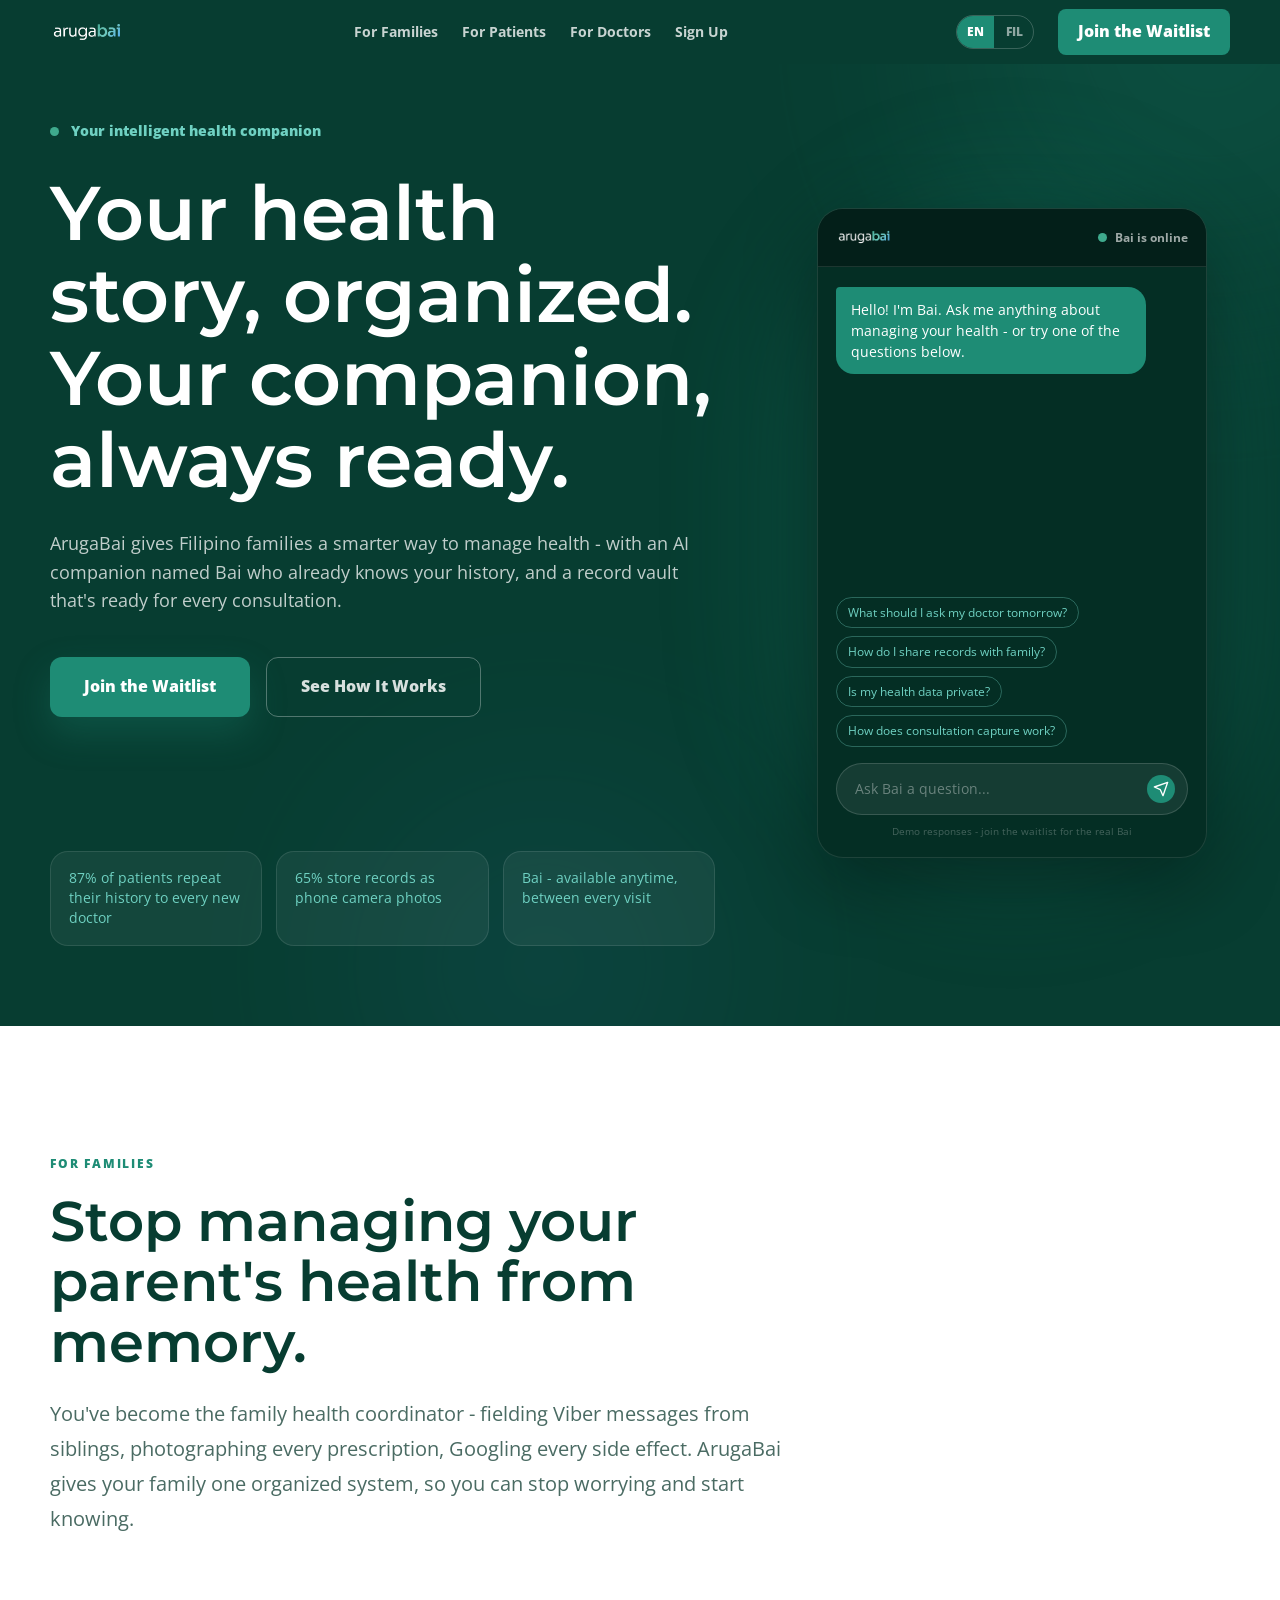
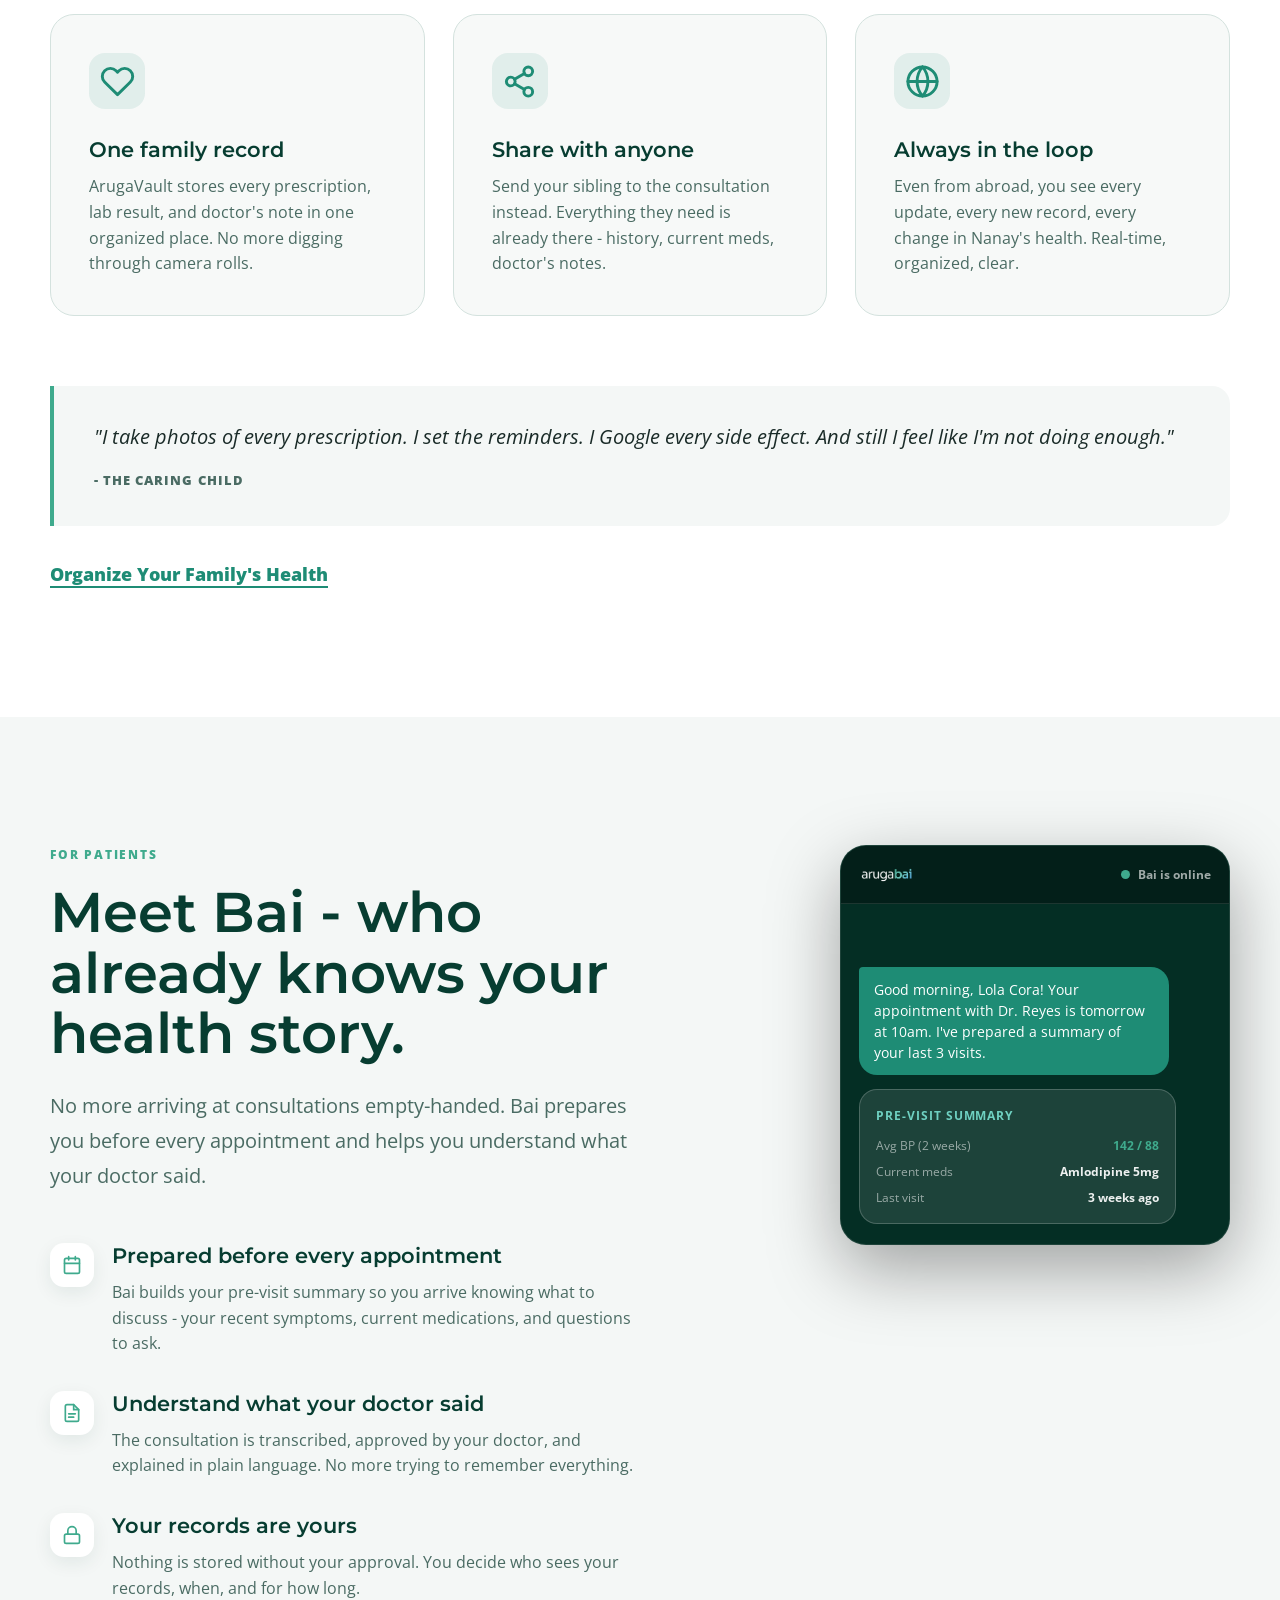
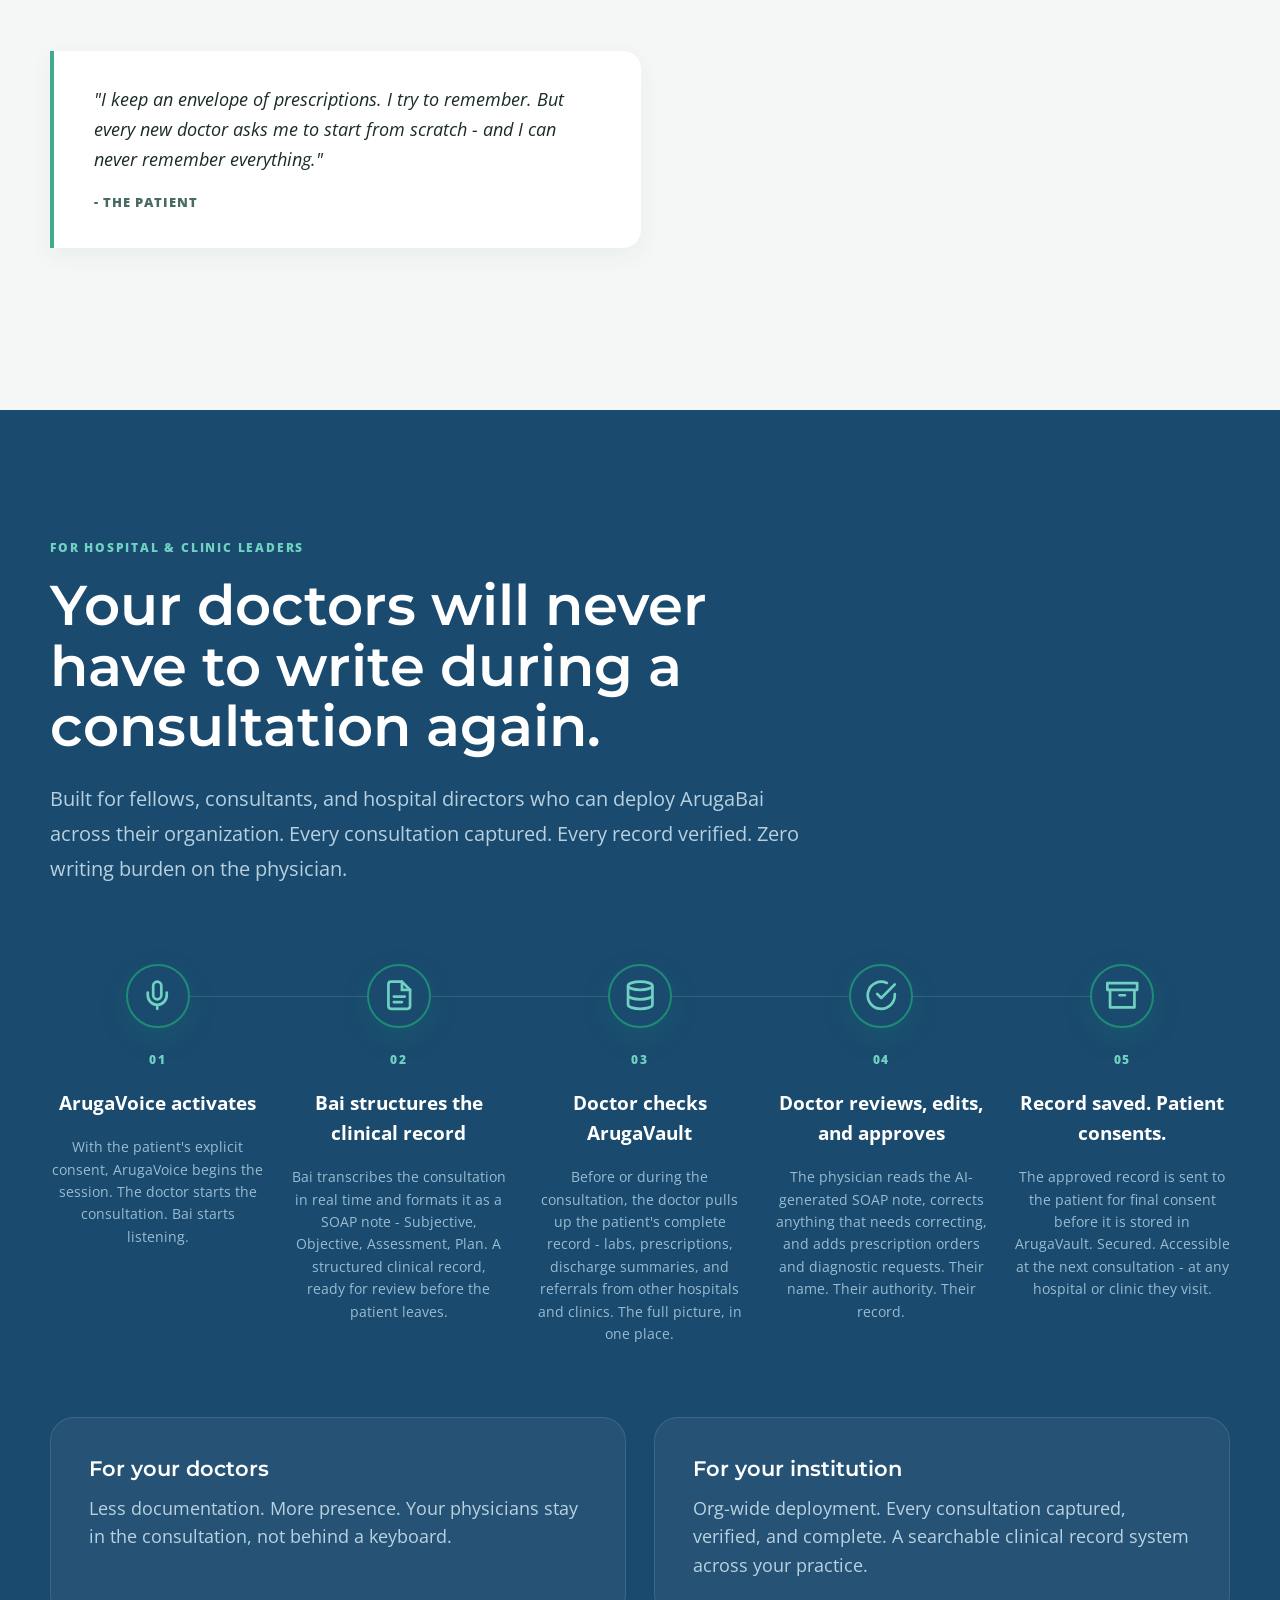
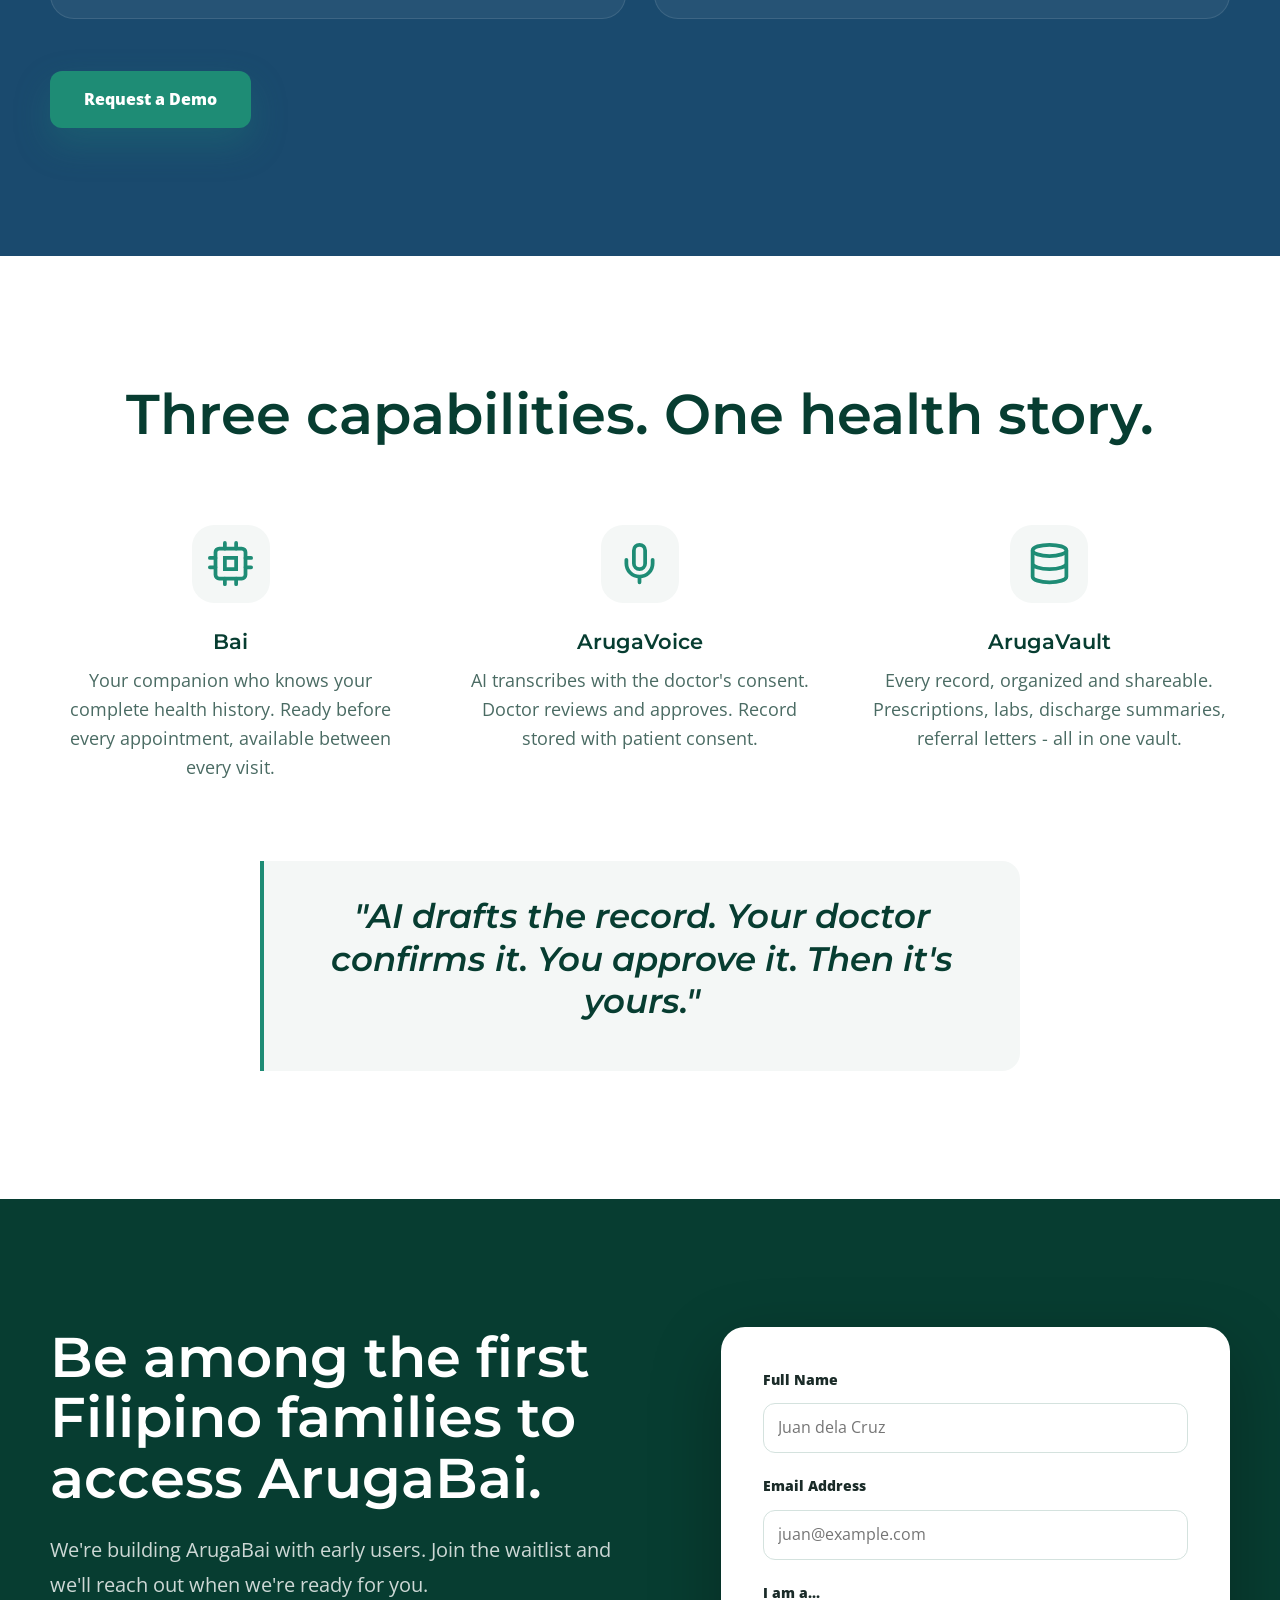
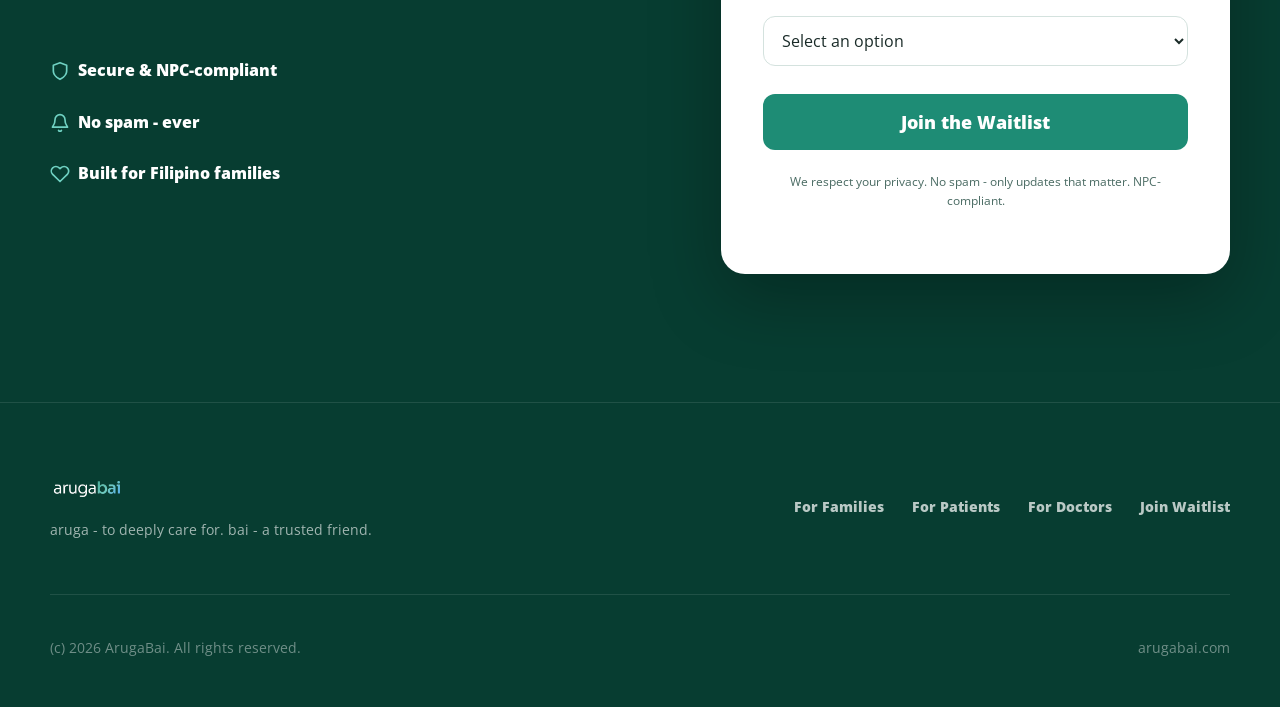
<file: index.html>
<!doctype html>
<html lang="en">
  <head>
    <meta charset="utf-8">
    <meta name="viewport" content="width=device-width, initial-scale=1">
    <title>ArugaBai | Your Intelligent Health Companion</title>
    <base href="/">
    <meta name="description" content="ArugaBai gives Filipino families a smarter way to manage health with Bai, an AI companion, and ArugaVault, an organized record vault.">
    <link rel="icon" href="assets/favicon.svg?v=3" type="image/svg+xml">
    <link rel="preconnect" href="https://fonts.googleapis.com">
    <link rel="preconnect" href="https://fonts.gstatic.com" crossorigin>
    <link href="https://fonts.googleapis.com/css2?family=Montserrat:wght@500;600;700;800&family=Open+Sans:wght@400;500;600;700;800&display=swap" rel="stylesheet">
    <link rel="stylesheet" href="styles.css?v=9">
  </head>
  <body>
    <nav class="nav" id="nav">
      <div class="nav-inner">
        <a class="logo-link" href="/" aria-label="ArugaBai home">
          <img src="assets/arugabai-logo.png" alt="ArugaBai" class="logo">
        </a>

        <div class="nav-links" id="navLinks">
          <a href="for-families" data-i18n="nav.forFamilies">For Families</a>
          <a href="for-patients" data-i18n="nav.forPatients">For Patients</a>
          <a href="for-doctors" data-i18n="nav.forDoctors">For Doctors</a>
          <a href="signup" data-i18n="nav.signUp">Sign Up</a>
        </div>

        <div class="nav-actions">
          <button class="lang-toggle" id="langToggle" type="button" aria-label="Toggle language">
            <span class="active" data-lang-pill="en">EN</span>
            <span data-lang-pill="fil">FIL</span>
          </button>
          <a href="signup" class="btn nav-cta" data-i18n="nav.joinWaitlist">Join the Waitlist</a>
          <button class="menu-btn" id="menuBtn" type="button" aria-label="Open main menu">
            <span></span><span></span><span></span>
          </button>
        </div>
      </div>

      <div class="mobile-menu" id="mobileMenu">
        <a href="for-families" data-i18n="nav.forFamilies">For Families</a>
        <a href="for-patients" data-i18n="nav.forPatients">For Patients</a>
        <a href="for-doctors" data-i18n="nav.forDoctors">For Doctors</a>
        <a href="signup" data-i18n="nav.signUp">Sign Up</a>
        <a href="signup" class="btn" data-i18n="nav.joinWaitlist">Join the Waitlist</a>
      </div>
    </nav>

    <main>
      <section class="hero section-dark" id="hero">
        <div class="hero-glow hero-glow-one"></div>
        <div class="hero-glow hero-glow-two"></div>
        <div class="container hero-grid">
          <div class="hero-copy reveal">
            <div class="eyebrow">
              <span class="pulse-dot"></span>
              <span data-i18n="hero.badge">Your intelligent health companion</span>
            </div>
            <h1 data-i18n="hero.headline">Your health story, organized. Your companion, always ready.</h1>
            <p class="hero-body" data-i18n="hero.body">ArugaBai gives Filipino families a smarter way to manage health with an AI companion named Bai who already knows your history, and a record vault that's ready for every consultation.</p>
            <div class="hero-actions">
              <a href="signup" class="btn btn-large" data-i18n="hero.ctaPrimary">Join the Waitlist</a>
              <a href="how-it-works" class="btn btn-large btn-ghost" data-i18n="hero.ctaSecondary">See How It Works</a>
            </div>
            <svg class="ecg" viewBox="0 0 400 60" aria-hidden="true" preserveAspectRatio="none">
              <path d="M0 30 L60 30 L75 30 L85 10 L95 50 L105 15 L115 45 L125 30 L200 30 L215 30 L225 8 L235 52 L245 12 L255 48 L265 30 L340 30 L355 30 L365 18 L375 42 L385 30 L400 30"></path>
            </svg>
            <div class="stat-grid">
              <div class="stat"><p data-i18n="hero.stat1">87% of patients repeat their history to every new doctor</p></div>
              <div class="stat"><p data-i18n="hero.stat2">65% store records as phone camera photos</p></div>
              <div class="stat"><p data-i18n="hero.stat3">Bai - available anytime, between every visit</p></div>
            </div>
          </div>

          <div class="hero-chat reveal">
            <div class="halo"></div>
            <div class="bai-chat interactive-chat" data-chat="hero"></div>
          </div>
        </div>
      </section>

      <section class="section white" id="for-families">
        <div class="container">
          <div class="section-heading reveal">
            <p class="label" data-i18n="families.label">For Families</p>
            <h2 data-i18n="families.headline">Stop managing your parent's health from memory.</h2>
            <p data-i18n="families.body">You've become the family health coordinator - fielding Viber messages from siblings, photographing every prescription, Googling every side effect. ArugaBai gives your family one organized system, so you can stop worrying and start knowing.</p>
          </div>
          <div class="card-grid">
            <article class="feature-card reveal">
              <i data-icon="heart"></i>
              <h3 data-i18n="families.card1Title">One family record</h3>
              <p data-i18n="families.card1Desc">ArugaVault stores every prescription, lab result, and doctor's note in one organized place. No more digging through camera rolls.</p>
            </article>
            <article class="feature-card reveal">
              <i data-icon="share"></i>
              <h3 data-i18n="families.card2Title">Share with anyone</h3>
              <p data-i18n="families.card2Desc">Send your sibling to the consultation instead. Everything they need is already there - history, current meds, doctor's notes.</p>
            </article>
            <article class="feature-card reveal">
              <i data-icon="globe"></i>
              <h3 data-i18n="families.card3Title">Always in the loop</h3>
              <p data-i18n="families.card3Desc">Even from abroad, you see every update, every new record, every change in Nanay's health. Real-time, organized, clear.</p>
            </article>
          </div>
          <blockquote class="quote reveal">
            <p data-i18n="families.quote">"I take photos of every prescription. I set the reminders. I Google every side effect. And still I feel like I'm not doing enough."</p>
            <cite data-i18n="families.quoteAttr">- The Caring Child</cite>
          </blockquote>
          <a href="signup" class="text-link" data-i18n="families.cta">Organize Your Family's Health</a>
        </div>
      </section>

      <section class="section muted" id="for-patients">
        <div class="container split">
          <div class="reveal">
            <p class="label gold" data-i18n="patients.label">For Patients</p>
            <h2 data-i18n="patients.headline">Meet Bai - who already knows your health story.</h2>
            <p class="lead" data-i18n="patients.body">No more arriving at consultations empty-handed. Bai prepares you before every appointment and helps you understand what your doctor said.</p>
            <div class="benefit-list">
              <div class="benefit"><i data-icon="calendar"></i><div><h3 data-i18n="patients.benefit1Title">Prepared before every appointment</h3><p data-i18n="patients.benefit1Desc">Bai builds your pre-visit summary so you arrive knowing what to discuss - your recent symptoms, current medications, and questions to ask.</p></div></div>
              <div class="benefit"><i data-icon="file"></i><div><h3 data-i18n="patients.benefit2Title">Understand what your doctor said</h3><p data-i18n="patients.benefit2Desc">The consultation is transcribed, approved by your doctor, and explained in plain language. No more trying to remember everything.</p></div></div>
              <div class="benefit"><i data-icon="lock"></i><div><h3 data-i18n="patients.benefit3Title">Your records are yours</h3><p data-i18n="patients.benefit3Desc">Nothing is stored without your approval. You decide who sees your records, when, and for how long.</p></div></div>
            </div>
            <blockquote class="quote compact">
              <p data-i18n="patients.quote">"I keep an envelope of prescriptions. I try to remember. But every new doctor asks me to start from scratch - and I can never remember everything."</p>
              <cite data-i18n="patients.quoteAttr">- The Patient</cite>
            </blockquote>
          </div>
          <div class="sticky-chat reveal">
            <div class="bai-chat scripted-chat"></div>
          </div>
        </div>
      </section>

      <section class="section doctors" id="for-doctors">
        <div class="container">
          <div class="section-heading reveal">
            <p class="label aqua" data-i18n="doctors.label">For Hospital & Clinic Leaders</p>
            <h2 data-i18n="doctors.headline">Your doctors will never have to write during a consultation again.</h2>
            <p data-i18n="doctors.body">Built for fellows, consultants, and hospital directors who can deploy ArugaBai across their organization. Every consultation captured. Every record verified. Zero writing burden on the physician.</p>
          </div>
          <div class="process">
            <div class="process-line"></div>
            <article class="process-step reveal"><i data-icon="mic"></i><span>01</span><h3 data-i18n="doctors.step1Title">ArugaVoice activates</h3><p data-i18n="doctors.step1Desc">With the patient's explicit consent, ArugaVoice begins the session. The doctor starts the consultation. Bai starts listening.</p></article>
            <article class="process-step reveal"><i data-icon="file"></i><span>02</span><h3 data-i18n="doctors.step2Title">Bai structures the clinical record</h3><p data-i18n="doctors.step2Desc">Bai transcribes the consultation in real time and formats it as a SOAP note - Subjective, Objective, Assessment, Plan. A structured clinical record, ready for review before the patient leaves.</p></article>
            <article class="process-step reveal"><i data-icon="database"></i><span>03</span><h3 data-i18n="doctors.step3Title">Doctor checks ArugaVault</h3><p data-i18n="doctors.step3Desc">Before or during the consultation, the doctor pulls up the patient's complete record - labs, prescriptions, discharge summaries, and referrals from other hospitals and clinics. The full picture, in one place.</p></article>
            <article class="process-step reveal"><i data-icon="check"></i><span>04</span><h3 data-i18n="doctors.step4Title">Doctor reviews, edits, and approves</h3><p data-i18n="doctors.step4Desc">The physician reads the AI-generated SOAP note, corrects anything that needs correcting, and adds prescription orders and diagnostic requests. Their name. Their authority. Their record.</p></article>
            <article class="process-step reveal"><i data-icon="archive"></i><span>05</span><h3 data-i18n="doctors.step5Title">Record saved. Patient consents.</h3><p data-i18n="doctors.step5Desc">The approved record is sent to the patient for final consent before it is stored in ArugaVault. Secured. Accessible at the next consultation - at any hospital or clinic they visit.</p></article>
          </div>
          <div class="panel-grid">
            <article class="dark-panel reveal"><h3 data-i18n="doctors.forDoctorsTitle">For your doctors</h3><p data-i18n="doctors.forDoctorsBody">Less documentation. More presence. Your physicians stay in the consultation, not behind a keyboard.</p></article>
            <article class="dark-panel reveal"><h3 data-i18n="doctors.forInstitutionTitle">For your institution</h3><p data-i18n="doctors.forInstitutionBody">Org-wide deployment. Every consultation captured, verified, and complete. A searchable clinical record system across your practice.</p></article>
          </div>
          <a href="signup" class="btn btn-large" data-i18n="doctors.cta">Request a Demo</a>
        </div>
      </section>

      <section class="section white" id="how-it-works">
        <div class="container centered">
          <h2 class="reveal" data-i18n="howItWorks.headline">Three capabilities. One health story.</h2>
          <div class="capability-grid">
            <article class="capability reveal"><i data-icon="cpu"></i><h3 data-i18n="howItWorks.cap1Title">Bai</h3><p data-i18n="howItWorks.cap1Desc">Your companion who knows your complete health history. Ready before every appointment, available between every visit.</p></article>
            <article class="capability reveal"><i data-icon="mic"></i><h3 data-i18n="howItWorks.cap2Title">ArugaVoice</h3><p data-i18n="howItWorks.cap2Desc">AI transcribes with the doctor's consent. Doctor reviews and approves. Record stored with patient consent.</p></article>
            <article class="capability reveal"><i data-icon="database"></i><h3 data-i18n="howItWorks.cap3Title">ArugaVault</h3><p data-i18n="howItWorks.cap3Desc">Every record, organized and shareable. Prescriptions, labs, discharge summaries, referral letters - all in one vault.</p></article>
          </div>
          <blockquote class="quote big reveal"><p data-i18n="howItWorks.quote">"AI drafts the record. Your doctor confirms it. You approve it. Then it's yours."</p></blockquote>
        </div>
      </section>

      <section class="section signup" id="signup">
        <div class="container split">
          <div class="reveal">
            <h2 data-i18n="signup.headline">Be among the first Filipino families to access ArugaBai.</h2>
            <p class="lead light" data-i18n="signup.body">We're building ArugaBai with early users. Join the waitlist and we'll reach out when we're ready for you.</p>
            <div class="signup-trust">
              <span><i data-icon="shield"></i><span data-i18n="signup.trust1">Secure & NPC-compliant</span></span>
              <span><i data-icon="bell"></i><span data-i18n="signup.trust2">No spam - ever</span></span>
              <span><i data-icon="heart"></i><span data-i18n="signup.trust3">Built for Filipino families</span></span>
            </div>
          </div>
          <div class="form-card reveal">
            <iframe name="googleFormTarget" class="hidden-frame" title="Google Form submission"></iframe>
            <form id="waitlistForm" action="https://docs.google.com/forms/d/e/1FAIpQLSe_Z9v79BmgjQc_ef1Qd0JiYvpuzZYUtkBrwIb9mWICD9XA0Q/formResponse" method="post" target="googleFormTarget">
              <label for="name" data-i18n="signup.nameLabel">Full Name</label>
              <input id="name" name="entry.1418860797" type="text" placeholder="Juan dela Cruz" required>
              <label for="email" data-i18n="signup.emailLabel">Email Address</label>
              <input id="email" name="entry.362359946" type="email" placeholder="juan@example.com" required>
              <label for="role" data-i18n="signup.roleLabel">I am a...</label>
              <select id="role" name="entry.283710264" required>
                <option value="" disabled selected data-i18n="signup.rolePlaceholder">Select an option</option>
                <option value="A family caregiver (managing a parent's health)" data-i18n="signup.roleCaregiver">A family caregiver (managing a parent's health)</option>
                <option value="A patient managing my own health" data-i18n="signup.rolePatient">A patient managing my own health</option>
                <option value="A doctor or healthcare professional" data-i18n="signup.roleDoctor">A doctor or healthcare professional</option>
                <option value="A hospital or clinic administrator" data-i18n="signup.roleAdmin">A hospital or clinic administrator</option>
                <option value="Other" data-i18n="signup.roleOther">Other</option>
              </select>
              <button type="submit" class="btn btn-submit" data-i18n="signup.submit">Join the Waitlist</button>
            </form>
            <p class="privacy" data-i18n="signup.privacy">We respect your privacy. No spam - only updates that matter. NPC-compliant.</p>
            <p class="form-status" id="formStatus" role="status"></p>
          </div>
        </div>
      </section>
    </main>

    <footer class="footer">
      <div class="container">
        <div class="footer-top">
          <div>
            <img src="assets/arugabai-logo.png" alt="ArugaBai" class="logo">
            <p data-i18n="footer.tagline">aruga - to deeply care for.  bai - a trusted friend.</p>
          </div>
          <nav>
            <a href="for-families" data-i18n="nav.forFamilies">For Families</a>
            <a href="for-patients" data-i18n="nav.forPatients">For Patients</a>
            <a href="for-doctors" data-i18n="nav.forDoctors">For Doctors</a>
            <a href="signup" data-i18n="footer.joinWaitlist">Join Waitlist</a>
          </nav>
        </div>
        <div class="footer-bottom">
          <p data-i18n="footer.copyright">© 2026 ArugaBai. All rights reserved.</p>
          <p>arugabai.com</p>
        </div>
      </div>
    </footer>

    <button class="floating-bai" id="floatingBai" type="button" aria-label="Ask Bai">
      <span class="pulse-dot white"></span>
      <i data-icon="message"></i>
      <span data-i18n="floating.label">Ask Bai</span>
    </button>

    <div class="chat-sheet" id="chatSheet" aria-hidden="true">
      <button class="sheet-backdrop" id="sheetBackdrop" type="button" aria-label="Close chat"></button>
      <div class="sheet-panel">
        <div class="sheet-head">
          <span class="sheet-handle"></span>
          <span class="online"><span class="pulse-dot"></span><span data-i18n="bai.online">Bai is online</span></span>
          <button class="close-btn" id="closeSheet" type="button" aria-label="Close">×</button>
        </div>
        <div class="sheet-body">
          <div class="bai-chat interactive-chat" data-chat="sheet"></div>
        </div>
      </div>
    </div>

    <script src="script.js?v=5"></script>
  </body>
</html>
</file>
<file: styles.css>
:root {
  --bg: #f4f7f6;
  --ink: #073d31;
  --ink-2: #1a2b28;
  --muted: #4a6b63;
  --line: #d4e2de;
  --primary: #1e8c75;
  --primary-2: #3faa8d;
  --aqua: #6fd1c2;
  --gold: #3faa8d;
  --blue: #1a4a6e;
  --dark: #042e24;
  --darker: #031f19;
  --white: #fff;
  --radius: 8px;
  --soft-radius: 24px;
  --shadow: 0 18px 50px rgba(7, 61, 49, 0.12);
  --font-body: "Open Sans", Arial, sans-serif;
  --font-display: "Montserrat", "Open Sans", Arial, sans-serif;
}

* {
  box-sizing: border-box;
}

html {
  scroll-behavior: smooth;
}

body {
  margin: 0;
  background: var(--bg);
  color: var(--ink-2);
  font-family: var(--font-body);
  line-height: 1.6;
}

a {
  color: inherit;
  text-decoration: none;
}

img,
svg {
  display: block;
  max-width: 100%;
}

button,
input,
select {
  font: inherit;
}

.container {
  width: min(100% - 32px, 1180px);
  margin-inline: auto;
}

.nav {
  position: fixed;
  inset: 0 0 auto;
  z-index: 50;
  background: #073d31;
  transition: background 220ms ease, box-shadow 220ms ease;
}

.nav.scrolled {
  background: rgba(7, 61, 49, 0.96);
  box-shadow: 0 8px 30px rgba(0, 0, 0, 0.15);
  backdrop-filter: blur(12px);
}

.nav-inner {
  width: min(100% - 32px, 1180px);
  height: 64px;
  margin-inline: auto;
  display: flex;
  align-items: center;
  justify-content: space-between;
  gap: 24px;
}

.logo {
  height: 32px;
  width: auto;
  object-fit: contain;
}

.nav-links,
.nav-actions {
  display: flex;
  align-items: center;
  gap: 24px;
}

.nav-links a {
  color: rgba(255, 255, 255, 0.78);
  font-size: 14px;
  font-weight: 700;
}

.nav-links a:hover,
.footer a:hover {
  color: var(--aqua);
}

.lang-toggle {
  display: flex;
  align-items: center;
  gap: 2px;
  border: 1px solid rgba(255, 255, 255, 0.2);
  background: transparent;
  color: rgba(255, 255, 255, 0.55);
  border-radius: 999px;
  padding: 0;
  overflow: hidden;
  cursor: pointer;
  font-size: 12px;
  font-weight: 800;
}

.lang-toggle span {
  padding: 6px 10px;
}

.lang-toggle .active {
  background: var(--primary);
  color: #fff;
}

.btn {
  display: inline-flex;
  align-items: center;
  justify-content: center;
  border: 0;
  border-radius: var(--radius);
  background: var(--primary);
  color: #fff;
  padding: 10px 20px;
  font-weight: 800;
  cursor: pointer;
  transition: transform 180ms ease, background 180ms ease, box-shadow 180ms ease;
}

.btn:hover {
  background: var(--primary-2);
  transform: translateY(-2px);
}

.btn-large {
  min-height: 56px;
  padding: 16px 34px;
  border-radius: 12px;
  box-shadow: 0 16px 36px rgba(30, 140, 117, 0.28);
}

.btn-ghost {
  background: transparent;
  border: 1px solid rgba(255, 255, 255, 0.3);
  color: rgba(255, 255, 255, 0.84);
  box-shadow: none;
}

.btn-ghost:hover {
  background: rgba(255, 255, 255, 0.06);
}

.menu-btn {
  display: none;
  width: 42px;
  height: 42px;
  border: 0;
  border-radius: 8px;
  background: transparent;
  cursor: pointer;
}

.menu-btn span {
  display: block;
  width: 22px;
  height: 2px;
  margin: 5px auto;
  background: #fff;
  transition: transform 160ms ease, opacity 160ms ease;
}

.menu-btn.open span:nth-child(1) {
  transform: translateY(7px) rotate(45deg);
}

.menu-btn.open span:nth-child(2) {
  opacity: 0;
}

.menu-btn.open span:nth-child(3) {
  transform: translateY(-7px) rotate(-45deg);
}

.mobile-menu {
  display: none;
  width: min(100% - 32px, 1180px);
  margin-inline: auto;
  padding: 10px 0 18px;
  border-top: 1px solid rgba(111, 209, 194, 0.25);
}

.mobile-menu a {
  display: block;
  color: #fff;
  padding: 10px 12px;
  border-radius: 8px;
  font-weight: 700;
}

.mobile-menu .btn {
  margin-top: 8px;
  text-align: center;
}

.section {
  padding: 128px 0;
}

.section h2,
.hero h1 {
  margin: 0;
  font-family: var(--font-display);
  font-weight: 600;
  line-height: 1.08;
  letter-spacing: 0;
}

.section h2 {
  font-size: clamp(36px, 5vw, 56px);
  color: var(--ink);
}

.hero h1,
.signup h2 {
  font-family: var(--font-display);
  font-weight: 600;
}

.doctors .section-heading h2 {
  font-family: var(--font-display);
  font-weight: 600;
}

.hero {
  min-height: 100vh;
  padding: 120px 0 80px;
  position: relative;
  overflow: hidden;
  background: #073d31;
}

.hero-grid {
  position: relative;
  z-index: 1;
  display: grid;
  grid-template-columns: minmax(0, 1.1fr) minmax(320px, 0.72fr);
  gap: 80px;
  align-items: center;
}

.eyebrow {
  display: flex;
  align-items: center;
  gap: 12px;
  color: var(--aqua);
  font-size: 14px;
  font-weight: 800;
  margin-bottom: 30px;
}

.pulse-dot {
  width: 9px;
  height: 9px;
  border-radius: 999px;
  background: var(--primary-2);
  display: inline-block;
  animation: pulse 1.8s ease-in-out infinite;
}

.pulse-dot.white {
  background: #fff;
}

.hero h1 {
  max-width: 780px;
  color: #fff;
  font-size: clamp(44px, 7vw, 76px);
}

.hero-body {
  max-width: 700px;
  color: rgba(255, 255, 255, 0.75);
  font-size: 18px;
  margin: 28px 0 42px;
}

.hero-actions {
  display: flex;
  flex-wrap: wrap;
  gap: 16px;
  margin-bottom: 56px;
}

.ecg {
  width: 100%;
  height: 54px;
  margin-bottom: 24px;
  opacity: 0.24;
}

.ecg path {
  fill: none;
  stroke: var(--aqua);
  stroke-width: 1.6;
  stroke-linecap: round;
  stroke-linejoin: round;
  stroke-dasharray: 740;
  stroke-dashoffset: 740;
  animation: draw 3.2s ease-in-out infinite;
}

.stat-grid {
  display: grid;
  grid-template-columns: repeat(3, 1fr);
  gap: 14px;
}

.stat {
  border: 1px solid rgba(255, 255, 255, 0.1);
  background: rgba(255, 255, 255, 0.055);
  border-radius: 18px;
  padding: 16px 18px;
}

.stat p {
  margin: 0;
  color: var(--aqua);
  font-size: 14px;
  line-height: 1.45;
}

.hero-chat {
  display: flex;
  justify-content: center;
  position: relative;
}

.halo {
  position: absolute;
  inset: -24px;
  border-radius: 999px;
  background: var(--primary);
  filter: blur(60px);
  opacity: 0.18;
}

.hero-glow {
  position: absolute;
  pointer-events: none;
  border-radius: 999px;
  filter: blur(130px);
  animation: breathe 8s ease-in-out infinite;
}

.hero-glow-one {
  top: -220px;
  right: -180px;
  width: 500px;
  height: 500px;
  background: var(--primary);
  opacity: 0.24;
}

.hero-glow-two {
  bottom: -100px;
  left: 30%;
  width: 320px;
  height: 320px;
  background: #4da6ff;
  opacity: 0.1;
  animation-delay: 2s;
}

.bai-chat {
  position: relative;
  z-index: 1;
  width: 100%;
  max-width: 390px;
  border: 1px solid rgba(255, 255, 255, 0.1);
  border-radius: 26px;
  overflow: hidden;
  background: var(--dark);
  box-shadow: 0 24px 70px rgba(0, 0, 0, 0.35);
}

.chat-header {
  display: flex;
  align-items: center;
  gap: 12px;
  min-height: 58px;
  padding: 14px 18px;
  background: var(--darker);
  border-bottom: 1px solid rgba(255, 255, 255, 0.1);
}

.chat-header .logo {
  height: 24px;
}

.online {
  margin-left: auto;
  display: flex;
  align-items: center;
  gap: 8px;
  color: rgba(255, 255, 255, 0.62);
  font-size: 12px;
  font-weight: 700;
}

.chat-messages {
  min-height: 330px;
  max-height: 380px;
  overflow-y: auto;
  padding: 20px 18px;
  display: flex;
  flex-direction: column;
  gap: 14px;
}

.scripted-chat .chat-messages {
  min-height: 340px;
  justify-content: flex-end;
}

.message {
  max-width: 88%;
  padding: 12px 15px;
  border-radius: 18px;
  font-size: 14px;
  line-height: 1.5;
  animation: pop 260ms ease forwards;
}

.message.bai {
  align-self: flex-start;
  background: var(--primary);
  color: #fff;
  border-top-left-radius: 4px;
}

.message.user {
  align-self: flex-end;
  background: #fff;
  color: var(--ink-2);
  border-top-right-radius: 4px;
  box-shadow: 0 6px 18px rgba(0, 0, 0, 0.12);
}

.typing {
  align-self: flex-start;
  width: 78px;
  padding: 10px 14px;
  border-radius: 18px;
  border-top-left-radius: 4px;
  background: rgba(30, 140, 117, 0.6);
  display: flex;
  gap: 5px;
}

.typing span {
  width: 8px;
  height: 8px;
  border-radius: 50%;
  background: rgba(255, 255, 255, 0.7);
  animation: dot 780ms ease-in-out infinite;
}

.typing span:nth-child(2) {
  animation-delay: 150ms;
}

.typing span:nth-child(3) {
  animation-delay: 300ms;
}

.summary-card {
  width: 90%;
  border: 1px solid rgba(255, 255, 255, 0.2);
  border-radius: 18px;
  background: rgba(255, 255, 255, 0.1);
  color: #fff;
  padding: 16px;
  animation: pop 260ms ease forwards;
}

.summary-card strong {
  display: block;
  margin-bottom: 10px;
  color: var(--aqua);
  font-size: 12px;
  letter-spacing: 0.08em;
  text-transform: uppercase;
}

.summary-card div {
  display: flex;
  justify-content: space-between;
  gap: 14px;
  color: rgba(255, 255, 255, 0.55);
  font-size: 12px;
  margin-top: 7px;
}

.summary-card b {
  color: rgba(255, 255, 255, 0.92);
}

.summary-card .alert {
  color: var(--gold);
}

.suggestions {
  display: flex;
  flex-wrap: wrap;
  gap: 8px;
  padding: 0 18px 12px;
}

.suggestions button {
  border: 1px solid rgba(111, 209, 194, 0.35);
  background: transparent;
  color: var(--aqua);
  border-radius: 999px;
  padding: 7px 11px;
  font-size: 12px;
  line-height: 1.3;
  text-align: left;
  cursor: pointer;
}

.suggestions button:hover {
  border-color: var(--aqua);
  background: rgba(111, 209, 194, 0.1);
}

.chat-input-wrap {
  padding: 4px 18px 18px;
}

.chat-input {
  display: flex;
  align-items: center;
  gap: 10px;
  border: 1px solid rgba(255, 255, 255, 0.15);
  background: rgba(255, 255, 255, 0.07);
  border-radius: 999px;
  padding: 11px 12px 11px 16px;
}

.chat-input input {
  min-width: 0;
  flex: 1;
  border: 0;
  outline: 0;
  background: transparent;
  color: #fff;
  font-size: 14px;
}

.chat-input input::placeholder {
  color: rgba(255, 255, 255, 0.36);
}

.send-btn {
  width: 28px;
  height: 28px;
  display: inline-grid;
  place-items: center;
  border: 0;
  border-radius: 999px;
  background: var(--primary);
  color: #fff;
  cursor: pointer;
}

.send-btn:disabled {
  opacity: 0.4;
  cursor: not-allowed;
}

.chat-disclaimer {
  margin: 8px 0 0;
  color: rgba(255, 255, 255, 0.25);
  font-size: 10px;
  text-align: center;
}

.trustbar {
  padding: 26px 0;
  border-block: 1px solid var(--line);
  background: var(--bg);
}

.trust-inner,
.trust-items {
  display: flex;
  align-items: center;
  justify-content: center;
  gap: 24px;
}

.trust-inner p {
  margin: 0;
  color: var(--muted);
  font-size: 14px;
  font-weight: 700;
}

.trust-items {
  flex-wrap: wrap;
  justify-content: center;
  color: var(--ink-2);
  font-size: 14px;
  font-weight: 800;
}

.trust-items span,
.signup-trust span {
  display: inline-flex;
  align-items: center;
  gap: 8px;
}

[data-icon] {
  display: inline-grid;
  place-items: center;
  color: var(--primary);
}

[data-icon] svg {
  width: 1.25em;
  height: 1.25em;
  stroke: currentColor;
}

.white {
  background: #fff;
}

.muted {
  background: var(--bg);
}

.section-heading {
  max-width: 760px;
  margin-bottom: 78px;
}

.section-heading p:not(.label),
.lead {
  margin: 24px 0 0;
  color: var(--muted);
  font-size: 20px;
  line-height: 1.75;
}

.label {
  margin: 0 0 18px;
  color: var(--primary);
  font-size: 12px;
  font-weight: 900;
  letter-spacing: 0.15em;
  text-transform: uppercase;
}

.label.gold {
  color: var(--gold);
}

.label.aqua {
  color: var(--aqua);
}

.card-grid {
  display: grid;
  grid-template-columns: repeat(3, 1fr);
  gap: 28px;
  margin-bottom: 70px;
}

.feature-card {
  min-height: 300px;
  border: 1px solid var(--line);
  background: rgba(244, 247, 246, 0.72);
  border-radius: 24px;
  padding: 38px;
  transition: transform 180ms ease, box-shadow 180ms ease;
}

.feature-card:hover {
  transform: translateY(-4px);
  box-shadow: var(--shadow);
}

.feature-card > [data-icon] {
  width: 56px;
  height: 56px;
  margin-bottom: 28px;
  border-radius: 16px;
  background: rgba(30, 140, 117, 0.1);
  font-size: 28px;
}

.feature-card h3,
.benefit h3,
.capability h3,
.dark-panel h3 {
  margin: 0 0 12px;
  color: var(--ink);
  font-family: var(--font-display);
  font-weight: 600;
  font-size: 21px;
  line-height: 1.2;
}

.feature-card p,
.benefit p,
.capability p,
.dark-panel p {
  margin: 0;
  color: var(--muted);
}

.quote {
  margin: 0 0 34px;
  border: 0;
  border-left: 4px solid var(--gold);
  border-radius: 0 18px 18px 0;
  background: var(--bg);
  padding: 34px 40px;
}

.quote p {
  margin: 0 0 14px;
  color: var(--ink-2);
  font-size: 20px;
  font-style: italic;
  line-height: 1.65;
}

.quote cite {
  color: var(--muted);
  font-size: 13px;
  font-style: normal;
  font-weight: 900;
  letter-spacing: 0.08em;
  text-transform: uppercase;
}

.text-link {
  color: var(--primary);
  font-size: 18px;
  font-weight: 900;
  text-decoration: underline;
  text-decoration-thickness: 2px;
  text-underline-offset: 5px;
}

.split {
  display: grid;
  grid-template-columns: minmax(0, 1fr) minmax(320px, 0.86fr);
  gap: 80px;
  align-items: start;
}

.benefit-list {
  display: grid;
  gap: 34px;
  margin: 50px 0;
}

.benefit {
  display: flex;
  gap: 18px;
}

.benefit > [data-icon] {
  flex: 0 0 auto;
  width: 44px;
  height: 44px;
  border-radius: 14px;
  background: #fff;
  color: var(--gold);
  box-shadow: 0 6px 18px rgba(7, 61, 49, 0.08);
}

.quote.compact {
  background: #fff;
  box-shadow: 0 8px 24px rgba(7, 61, 49, 0.05);
}

.quote.compact p {
  font-size: 18px;
}

.sticky-chat {
  position: sticky;
  top: 92px;
  display: flex;
  justify-content: flex-end;
}

.doctors {
  background: var(--blue);
}

.doctors .section-heading h2,
.doctors .process-step h3,
.doctors .dark-panel h3 {
  color: #fff;
}

.doctors .section-heading p:not(.label) {
  color: rgba(219, 238, 249, 0.82);
}

.process {
  position: relative;
  display: grid;
  grid-template-columns: repeat(5, 1fr);
  gap: 26px;
  margin-bottom: 72px;
}

.process-line {
  position: absolute;
  top: 32px;
  left: 8%;
  right: 8%;
  height: 1px;
  background: rgba(255, 255, 255, 0.12);
}

.process-step {
  position: relative;
  z-index: 1;
  text-align: center;
}

.process-step > [data-icon] {
  width: 64px;
  height: 64px;
  margin: 0 auto 22px;
  border: 2px solid var(--primary);
  border-radius: 999px;
  background: var(--blue);
  color: var(--aqua);
  font-size: 26px;
  box-shadow: 0 10px 28px rgba(30, 140, 117, 0.18);
}

.process-step span {
  display: block;
  margin-bottom: 10px;
  color: var(--aqua);
  font-size: 12px;
  font-weight: 900;
  letter-spacing: 0.14em;
}

.process-step p {
  margin: 0;
  color: rgba(190, 220, 238, 0.78);
  font-size: 14px;
}

.panel-grid {
  display: grid;
  grid-template-columns: repeat(2, 1fr);
  gap: 28px;
  margin-bottom: 52px;
}

.dark-panel {
  border: 1px solid rgba(255, 255, 255, 0.1);
  border-radius: 24px;
  background: rgba(255, 255, 255, 0.055);
  padding: 38px;
}

.dark-panel p {
  color: rgba(219, 238, 249, 0.82);
  font-size: 18px;
}

.centered {
  text-align: center;
}

.capability-grid {
  display: grid;
  grid-template-columns: repeat(3, 1fr);
  gap: 48px;
  margin: 80px 0 80px;
}

.capability > [data-icon] {
  width: 78px;
  height: 78px;
  margin: 0 auto 26px;
  border-radius: 22px;
  background: var(--bg);
  color: var(--primary);
  font-size: 36px;
  transition: background 180ms ease, color 180ms ease, transform 180ms ease;
}

.capability:hover > [data-icon] {
  background: var(--primary);
  color: #fff;
  transform: scale(1.06);
}

.capability p {
  font-size: 18px;
}

.quote.big {
  max-width: 760px;
  margin: 0 auto;
  border-left-color: var(--primary);
}

.quote.big p {
  color: var(--ink);
  font-family: var(--font-display);
  font-size: clamp(24px, 4vw, 34px);
  font-weight: 600;
  line-height: 1.25;
}

.signup {
  background: var(--ink);
}

.signup h2 {
  color: #fff;
}

.lead.light {
  color: rgba(255, 255, 255, 0.8);
}

.signup-trust {
  display: grid;
  gap: 26px;
  margin-top: 56px;
  color: #fff;
  font-weight: 800;
}

.signup-trust [data-icon] {
  color: var(--aqua);
}

.form-card {
  background: #fff;
  border-radius: 24px;
  padding: 42px;
  box-shadow: 0 24px 70px rgba(0, 0, 0, 0.28);
}

.form-card form {
  display: grid;
  gap: 12px;
}

.hidden-frame {
  display: none;
}

.form-card label {
  color: var(--ink-2);
  font-size: 14px;
  font-weight: 900;
}

.form-card input,
.form-card select {
  width: 100%;
  min-height: 50px;
  border: 1px solid var(--line);
  border-radius: 12px;
  background: #fff;
  color: var(--ink-2);
  padding: 0 14px;
  margin-bottom: 10px;
  outline: 0;
}

.form-card input:focus,
.form-card select:focus {
  border-color: var(--primary);
  box-shadow: 0 0 0 3px rgba(30, 140, 117, 0.14);
}

.btn-submit {
  min-height: 56px;
  border-radius: 12px;
  font-size: 18px;
  margin-top: 6px;
}

.privacy,
.form-status {
  margin: 22px 0 0;
  color: var(--muted);
  font-size: 12px;
  text-align: center;
}

.form-status {
  color: var(--primary);
  font-weight: 800;
}

.footer {
  background: var(--ink);
  color: rgba(255, 255, 255, 0.62);
  border-top: 1px solid rgba(255, 255, 255, 0.1);
  padding: 70px 0 34px;
}

.footer-top,
.footer-bottom {
  display: flex;
  align-items: center;
  justify-content: space-between;
  gap: 34px;
}

.footer-top {
  margin-bottom: 52px;
}

.footer-top p {
  margin: 14px 0 0;
  font-size: 14px;
}

.footer nav {
  display: flex;
  flex-wrap: wrap;
  justify-content: center;
  gap: 28px;
  color: rgba(255, 255, 255, 0.72);
  font-size: 14px;
  font-weight: 800;
}

.footer-bottom {
  border-top: 1px solid rgba(255, 255, 255, 0.1);
  padding-top: 28px;
  color: rgba(255, 255, 255, 0.42);
  font-size: 14px;
}

.floating-bai {
  display: none;
  position: fixed;
  right: 20px;
  bottom: 22px;
  z-index: 40;
  align-items: center;
  gap: 10px;
  border: 0;
  border-radius: 999px;
  background: var(--primary);
  color: #fff;
  box-shadow: 0 18px 42px rgba(30, 140, 117, 0.32);
  padding: 14px 20px;
  font-size: 14px;
  font-weight: 900;
  cursor: pointer;
}

.chat-sheet {
  display: none;
}

.sheet-backdrop {
  position: fixed;
  inset: 0;
  z-index: 60;
  border: 0;
  background: rgba(0, 0, 0, 0.62);
  backdrop-filter: blur(5px);
}

.sheet-panel {
  position: fixed;
  left: 0;
  right: 0;
  bottom: 0;
  z-index: 61;
  max-height: 92dvh;
  overflow-y: auto;
  border-radius: 24px 24px 0 0;
  background: var(--dark);
  box-shadow: 0 -24px 60px rgba(0, 0, 0, 0.3);
  animation: slideUp 240ms ease forwards;
}

.sheet-head {
  position: relative;
  display: flex;
  align-items: center;
  justify-content: space-between;
  padding: 18px 18px 8px;
}

.sheet-handle {
  position: absolute;
  top: 10px;
  left: 50%;
  width: 42px;
  height: 4px;
  transform: translateX(-50%);
  border-radius: 99px;
  background: rgba(255, 255, 255, 0.2);
}

.close-btn {
  width: 34px;
  height: 34px;
  border: 0;
  border-radius: 999px;
  background: rgba(255, 255, 255, 0.1);
  color: #fff;
  font-size: 26px;
  line-height: 1;
  cursor: pointer;
}

.sheet-body {
  padding: 8px 14px 26px;
}

.sheet-body .bai-chat {
  max-width: none;
  box-shadow: none;
}

.reveal {
  opacity: 0;
  transform: translateY(24px);
  transition: opacity 550ms ease, transform 550ms ease;
}

.reveal.visible {
  opacity: 1;
  transform: translateY(0);
}

@keyframes pulse {
  0%, 100% { opacity: 1; transform: scale(1); }
  50% { opacity: 0.35; transform: scale(0.82); }
}

@keyframes draw {
  0% { stroke-dashoffset: 740; opacity: 0.16; }
  18% { opacity: 0.32; }
  72% { stroke-dashoffset: 0; opacity: 0.32; }
  100% { stroke-dashoffset: -740; opacity: 0.16; }
}

@keyframes breathe {
  0%, 100% { transform: scale(1); opacity: 0.2; }
  50% { transform: scale(1.08); opacity: 0.14; }
}

@keyframes pop {
  from { opacity: 0; transform: translateY(10px); }
  to { opacity: 1; transform: translateY(0); }
}

@keyframes dot {
  0%, 100% { opacity: 0.3; transform: translateY(0); }
  50% { opacity: 1; transform: translateY(-3px); }
}

@keyframes slideUp {
  from { transform: translateY(100%); }
  to { transform: translateY(0); }
}

@media (max-width: 980px) {
  .nav-links,
  .nav-cta {
    display: none;
  }

  .menu-btn,
  .mobile-menu.open {
    display: block;
  }

  .hero-grid,
  .split {
    grid-template-columns: 1fr;
  }

  .hero-chat {
    display: none;
  }

  .stat-grid,
  .card-grid,
  .capability-grid,
  .process,
  .panel-grid {
    grid-template-columns: 1fr;
  }

  .process-line {
    display: none;
  }

  .trust-inner,
  .footer-top,
  .footer-bottom {
    flex-direction: column;
    text-align: center;
  }

  .sticky-chat {
    position: static;
    justify-content: center;
  }

  .floating-bai {
    display: inline-flex;
  }

  .chat-sheet.open {
    display: block;
  }
}

@media (max-width: 640px) {
  .container,
  .nav-inner,
  .mobile-menu {
    width: min(100% - 24px, 1180px);
  }

  .section {
    padding: 86px 0;
  }

  .hero {
    padding-top: 104px;
  }

  .hero h1 {
    font-size: 42px;
  }

  .hero-actions {
    flex-direction: column;
  }

  .btn-large {
    width: 100%;
  }

  .feature-card,
  .form-card,
  .dark-panel,
  .quote {
    padding: 26px;
    border-radius: 18px;
  }

  .chat-messages {
    min-height: 300px;
  }
}
</file>
